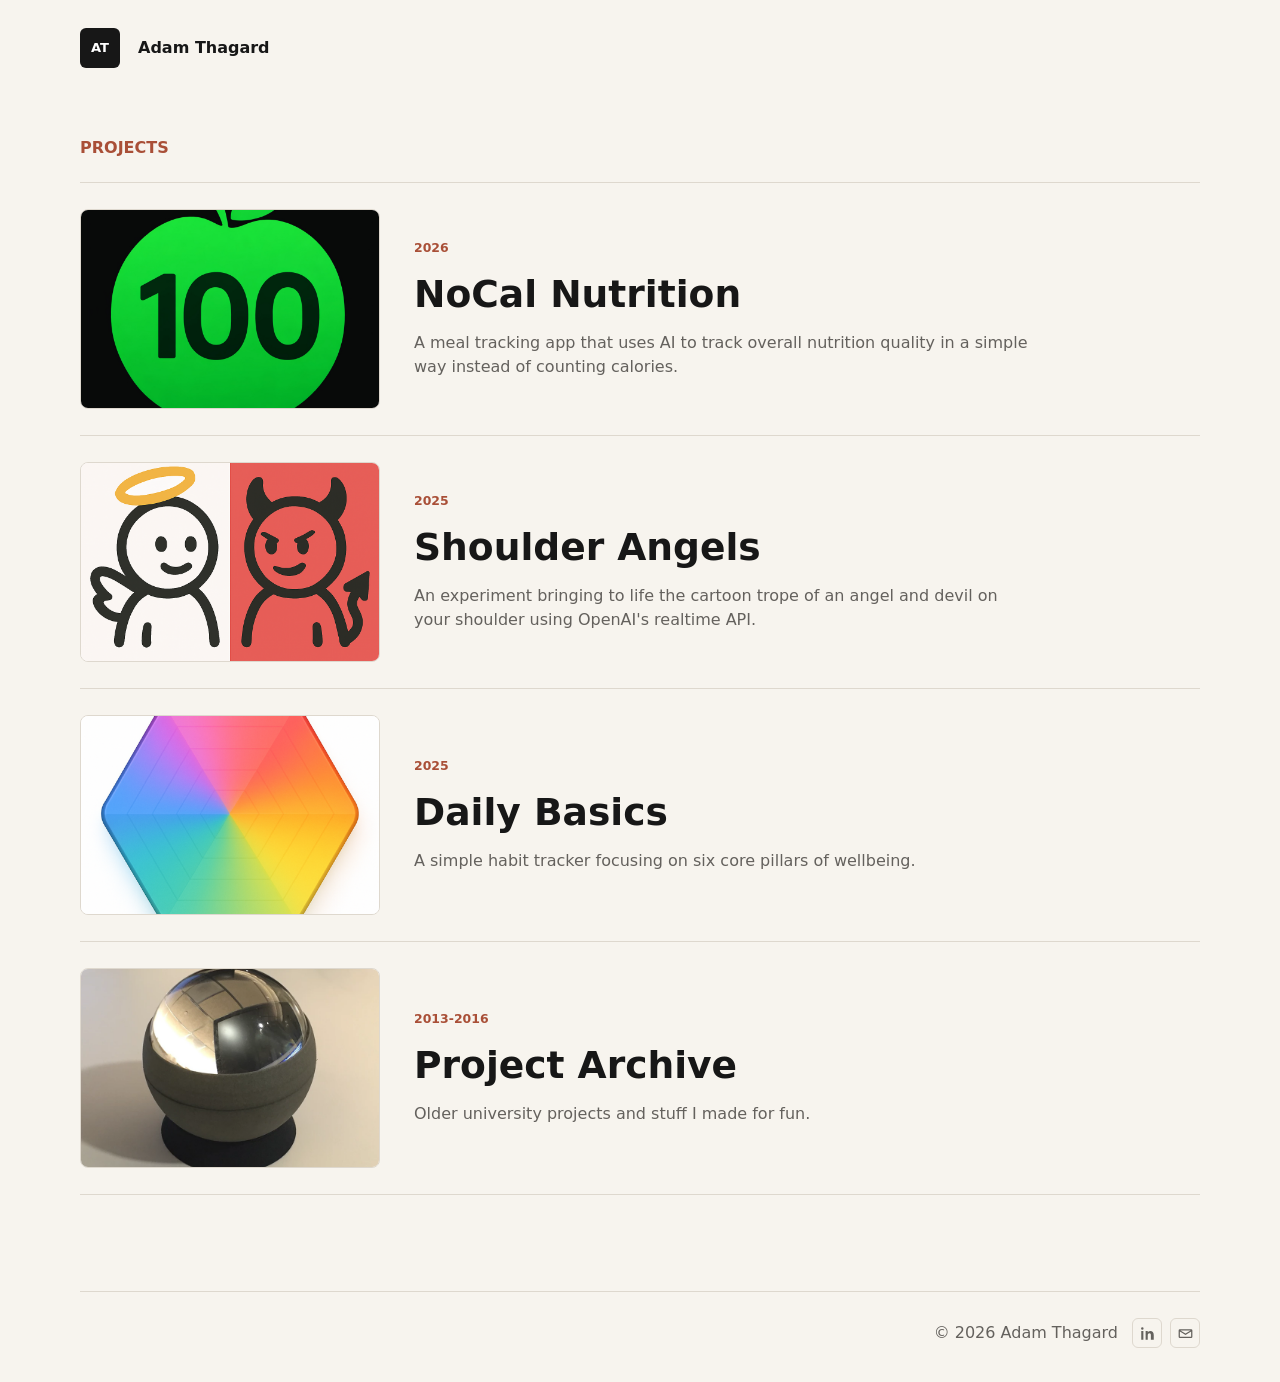
<file: index.html>
<!doctype html>
<html lang="en">
  <head>
    <meta charset="utf-8">
    <meta name="viewport" content="width=device-width, initial-scale=1">
    <title>Adam Thagard - Portfolio</title>
    <meta name="description" content="A clean personal portfolio featuring selected projects, writing, images, and embedded media.">
    <link rel="stylesheet" href="assets/styles.css">
  </head>
  <body>
    <header class="site-header">
      <a class="brand" href="index.html" aria-label="Home">
        <span class="brand-mark">AT</span>
        <span>Adam Thagard</span>
      </a>
    </header>

    <main>
      <section class="project-index" id="projects" aria-labelledby="projects-title">
        <div class="section-heading">
          <h1 class="eyebrow" id="projects-title">Projects</h1>
        </div>
        <div class="project-grid" id="project-grid" aria-live="polite"></div>
      </section>
    </main>

    <footer class="site-footer site-footer-home">
      <div class="footer-meta">
        <p>&copy; 2026 Adam Thagard</p>
        <div class="footer-socials">
          <a class="footer-icon-link" href="https://ca.linkedin.com/in/adamthagard" target="_blank" rel="noopener" aria-label="LinkedIn" title="LinkedIn">
            <svg viewBox="0 0 24 24" aria-hidden="true"><path d="M5.4 7.8H2V22h3.4V7.8ZM3.7 2A2 2 0 1 0 3.7 6a2 2 0 0 0 0-4ZM22 14.2c0-4.3-2.3-6.3-5.4-6.3-2.5 0-3.6 1.4-4.2 2.3V7.8H9V22h3.4v-7c0-1.8.4-3.6 2.7-3.6 2.3 0 2.3 2.1 2.3 3.7V22H22v-7.8Z"/></svg>
          </a>
          <a class="footer-icon-link" href="mailto:akthagard@gmail.com" aria-label="Email" title="Email">
            <svg viewBox="0 0 24 24" aria-hidden="true"><path d="M3 5h18a2 2 0 0 1 2 2v10a2 2 0 0 1-2 2H3a2 2 0 0 1-2-2V7a2 2 0 0 1 2-2Zm9 7.1L20.2 7H3.8L12 12.1Zm0 2.3L3 8.8V17h18V8.8l-9 5.6Z"/></svg>
          </a>
        </div>
      </div>
    </footer>

    <script src="assets/projects.js"></script>
    <script src="assets/main.js"></script>
  </body>
</html>
</file>
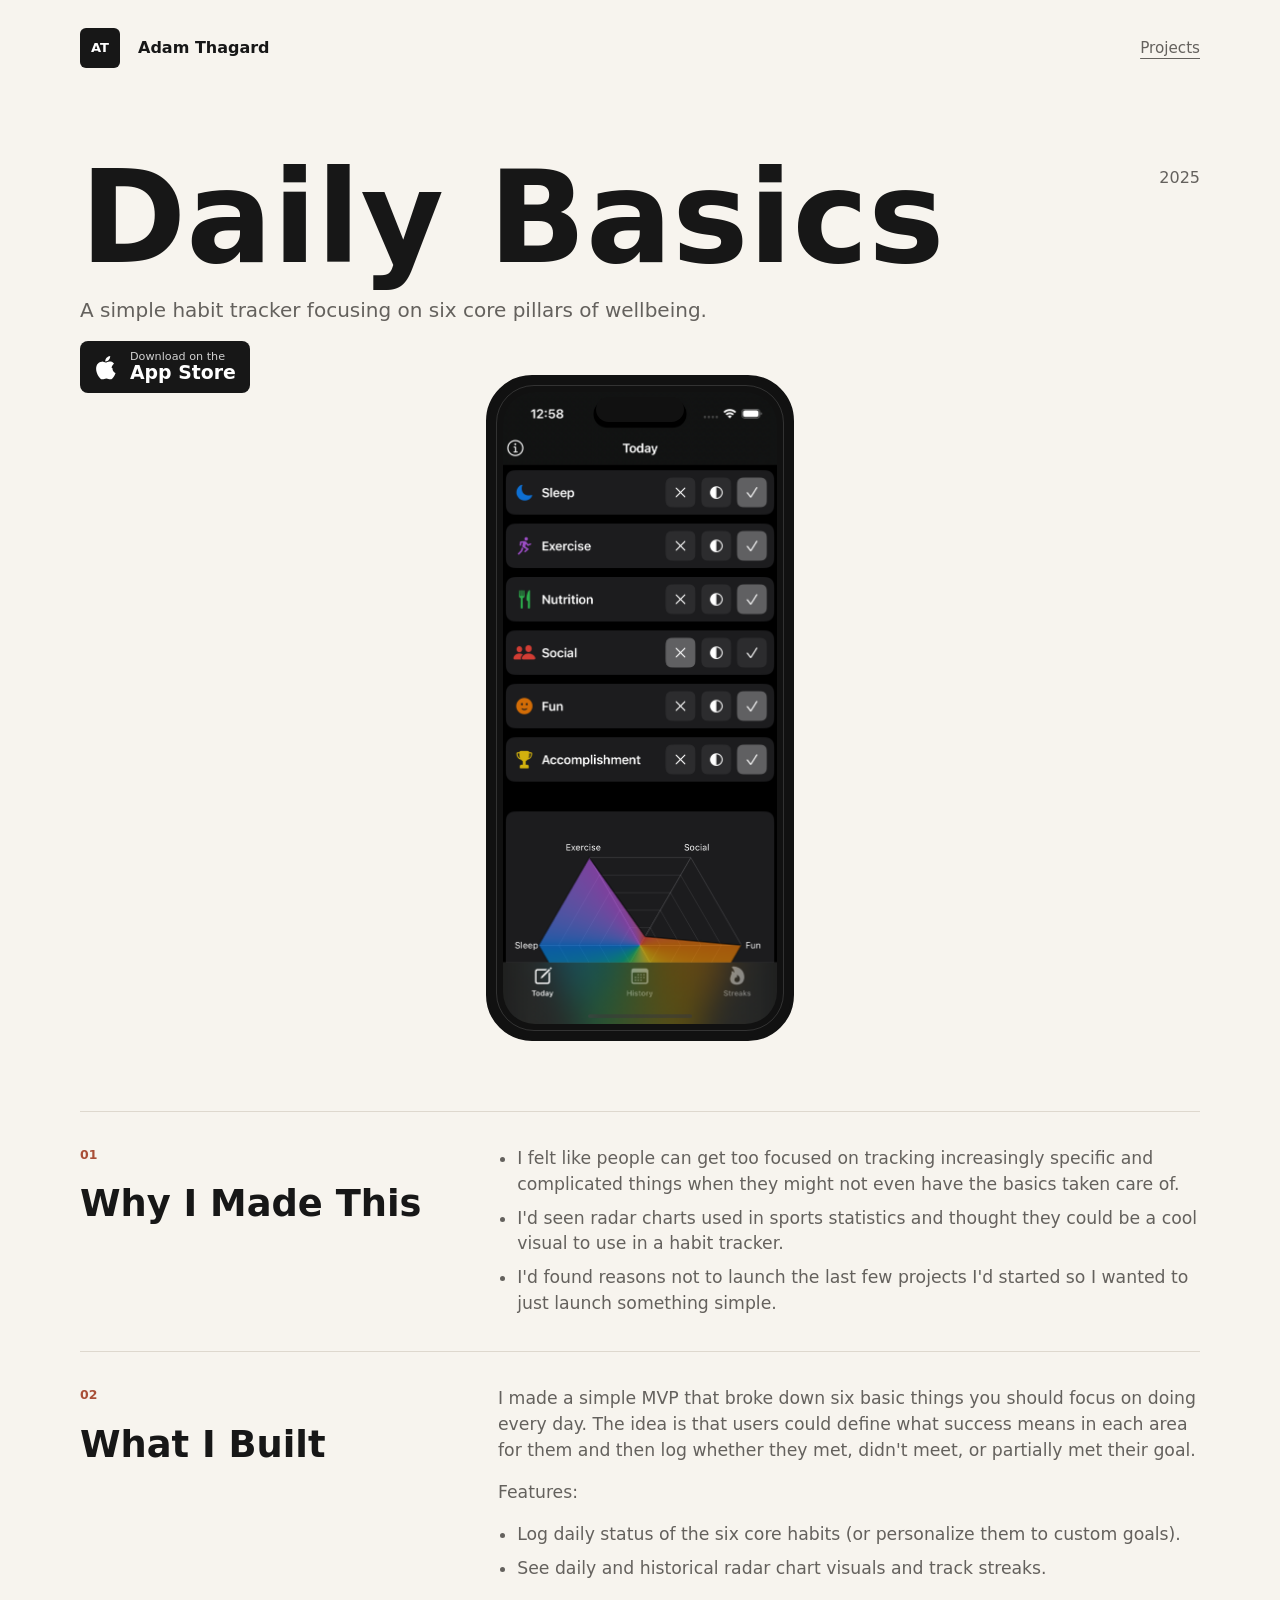
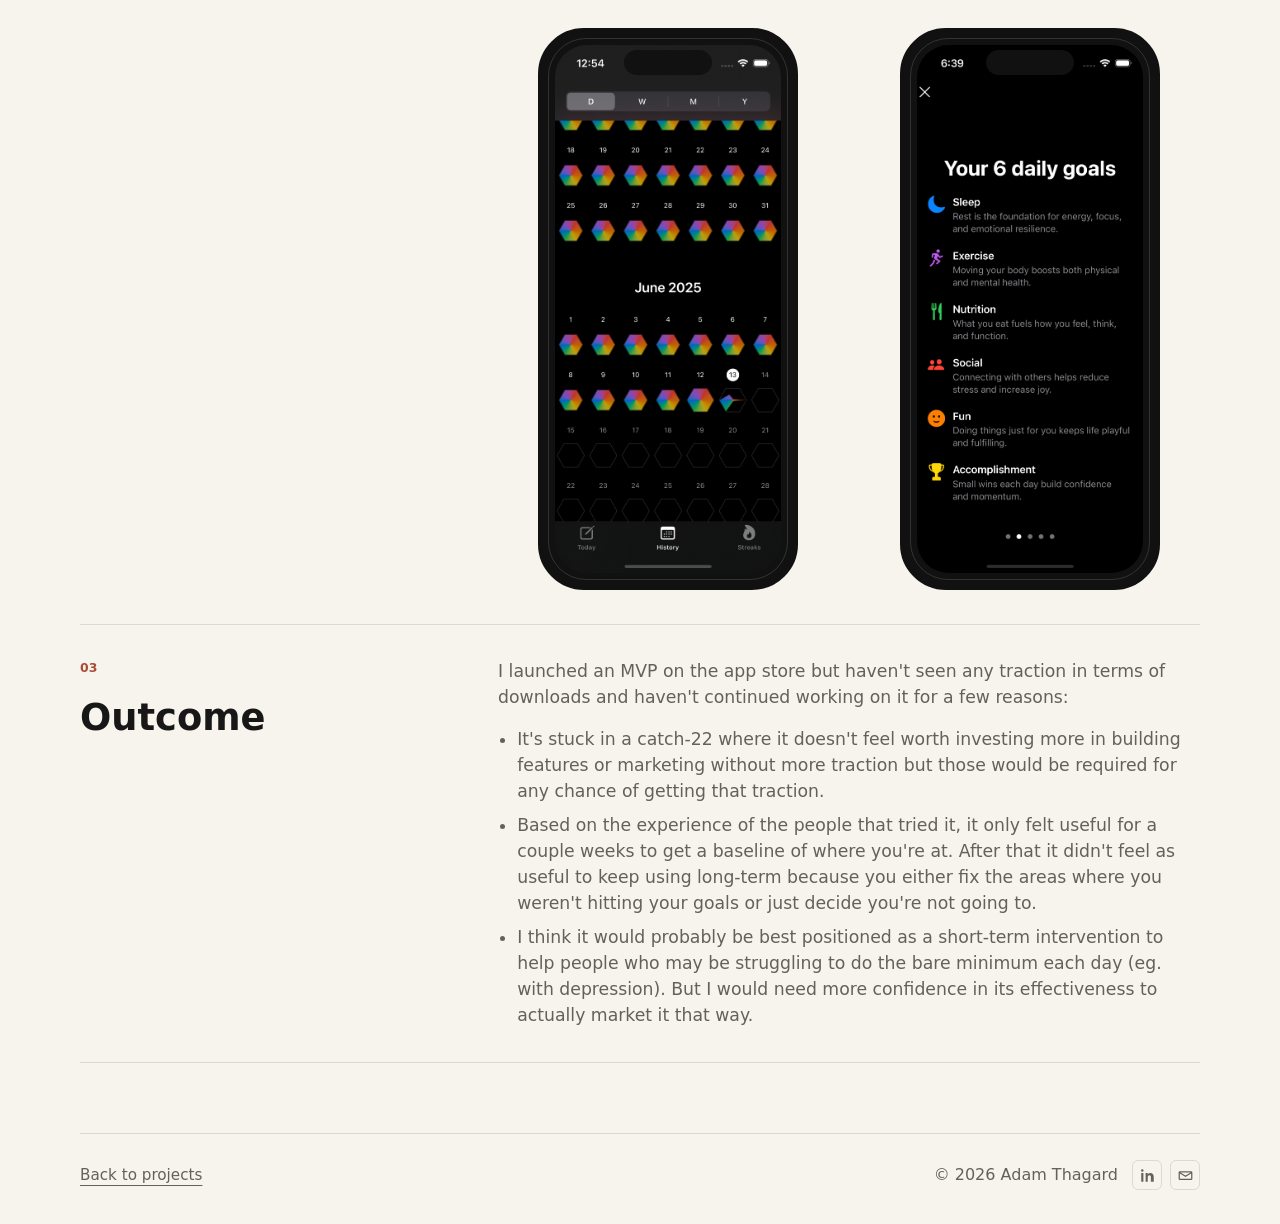
<file: projects/daily-basics.html>
<!doctype html>
<html lang="en">
  <head>
    <meta charset="utf-8">
    <meta name="viewport" content="width=device-width, initial-scale=1">
    <title>Project - Adam Thagard</title>
    <meta name="description" content="Project case study with text, inline images, and embedded media.">
    <link rel="stylesheet" href="../assets/styles.css">
  </head>
  <body>
    <header class="site-header">
      <a class="brand" href="../index.html" aria-label="Home">
        <span class="brand-mark">AT</span>
        <span>Adam Thagard</span>
      </a>
      <nav aria-label="Primary navigation">
        <a href="../index.html#projects">Projects</a>
      </nav>
    </header>

    <main id="project-detail"></main>

    <footer class="site-footer">
      <a href="../index.html#projects">Back to projects</a>
      <div class="footer-meta">
        <p>&copy; 2026 Adam Thagard</p>
        <div class="footer-socials">
          <a class="footer-icon-link" href="https://ca.linkedin.com/in/adamthagard" target="_blank" rel="noopener" aria-label="LinkedIn" title="LinkedIn"><svg viewBox="0 0 24 24" aria-hidden="true"><path d="M5.4 7.8H2V22h3.4V7.8ZM3.7 2A2 2 0 1 0 3.7 6a2 2 0 0 0 0-4ZM22 14.2c0-4.3-2.3-6.3-5.4-6.3-2.5 0-3.6 1.4-4.2 2.3V7.8H9V22h3.4v-7c0-1.8.4-3.6 2.7-3.6 2.3 0 2.3 2.1 2.3 3.7V22H22v-7.8Z"/></svg></a>
          <a class="footer-icon-link" href="mailto:akthagard@gmail.com" aria-label="Email" title="Email"><svg viewBox="0 0 24 24" aria-hidden="true"><path d="M3 5h18a2 2 0 0 1 2 2v10a2 2 0 0 1-2 2H3a2 2 0 0 1-2-2V7a2 2 0 0 1 2-2Zm9 7.1L20.2 7H3.8L12 12.1Zm0 2.3L3 8.8V17h18V8.8l-9 5.6Z"/></svg></a>
        </div>
      </div>
    </footer>

    <script>window.projectSlug = "daily-basics";</script>
    <script src="../assets/projects.js"></script>
    <script src="../assets/main.js"></script>
  </body>
</html>
</file>
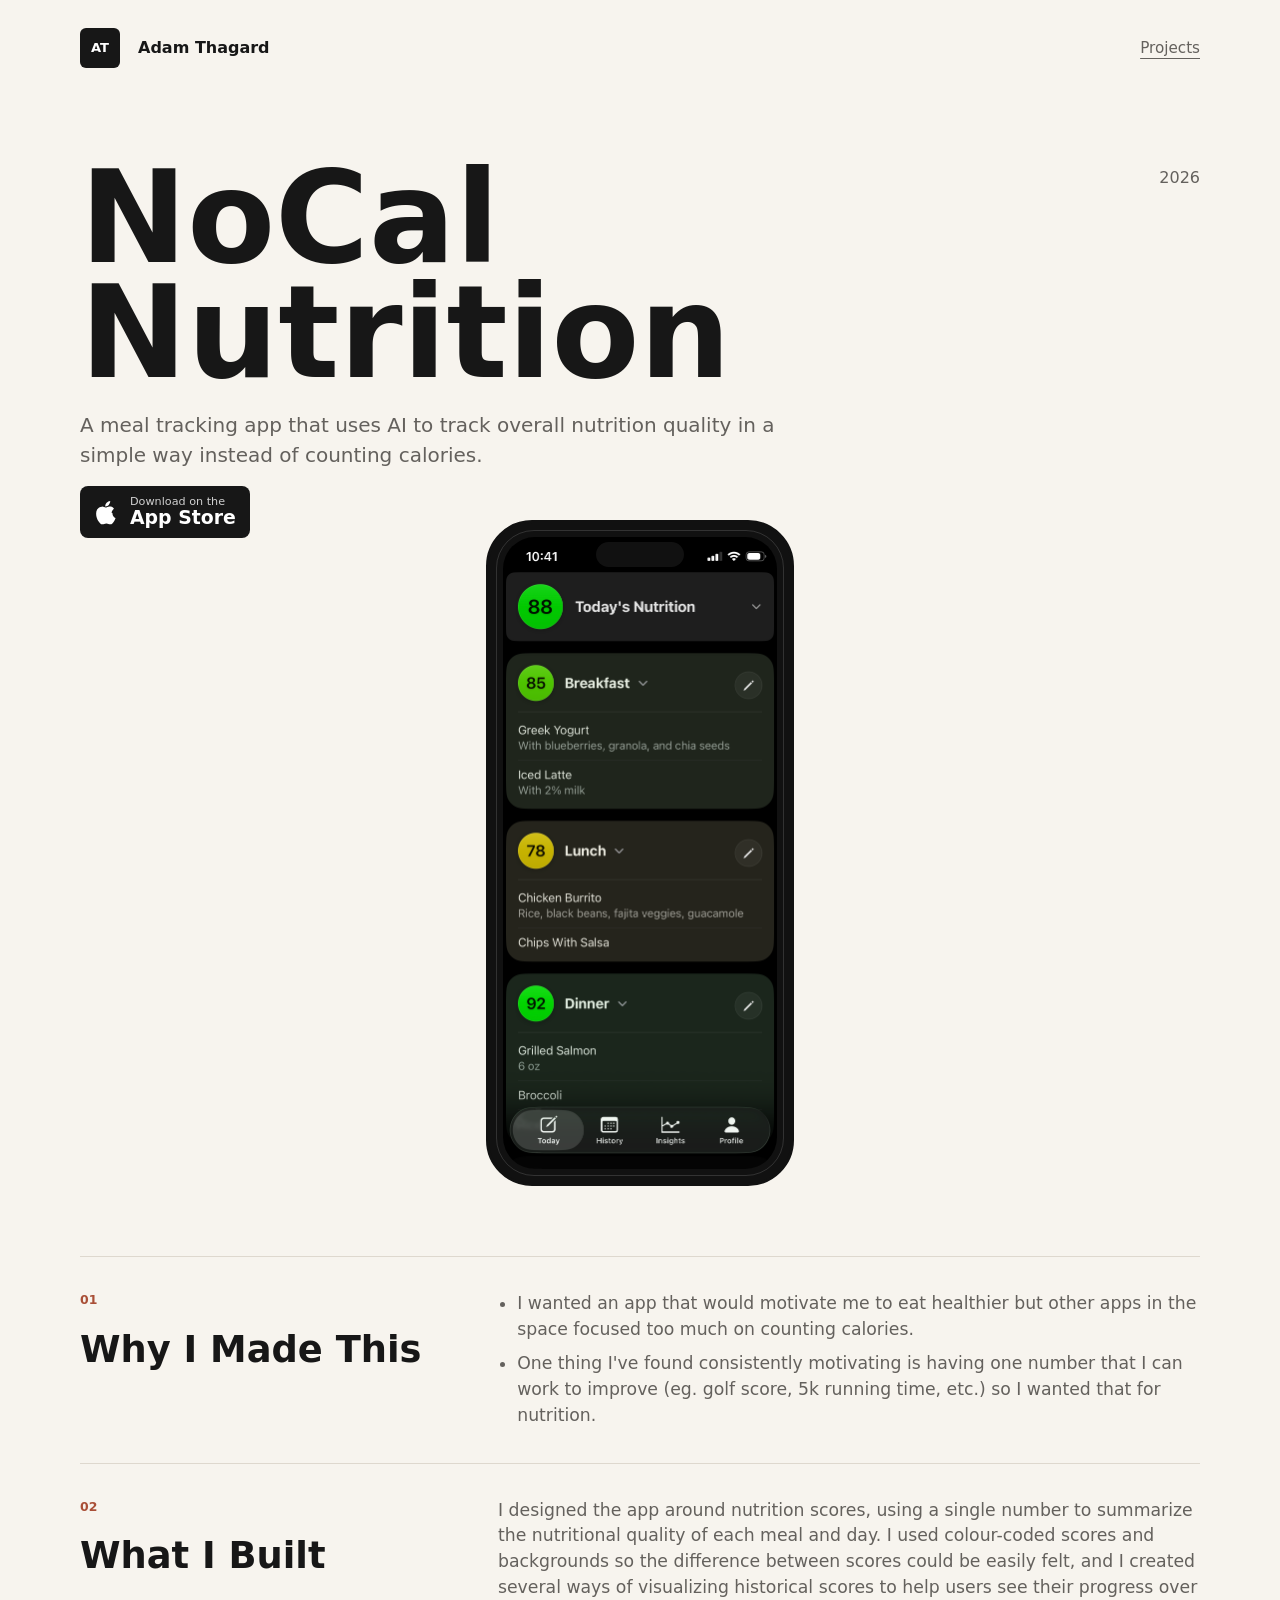
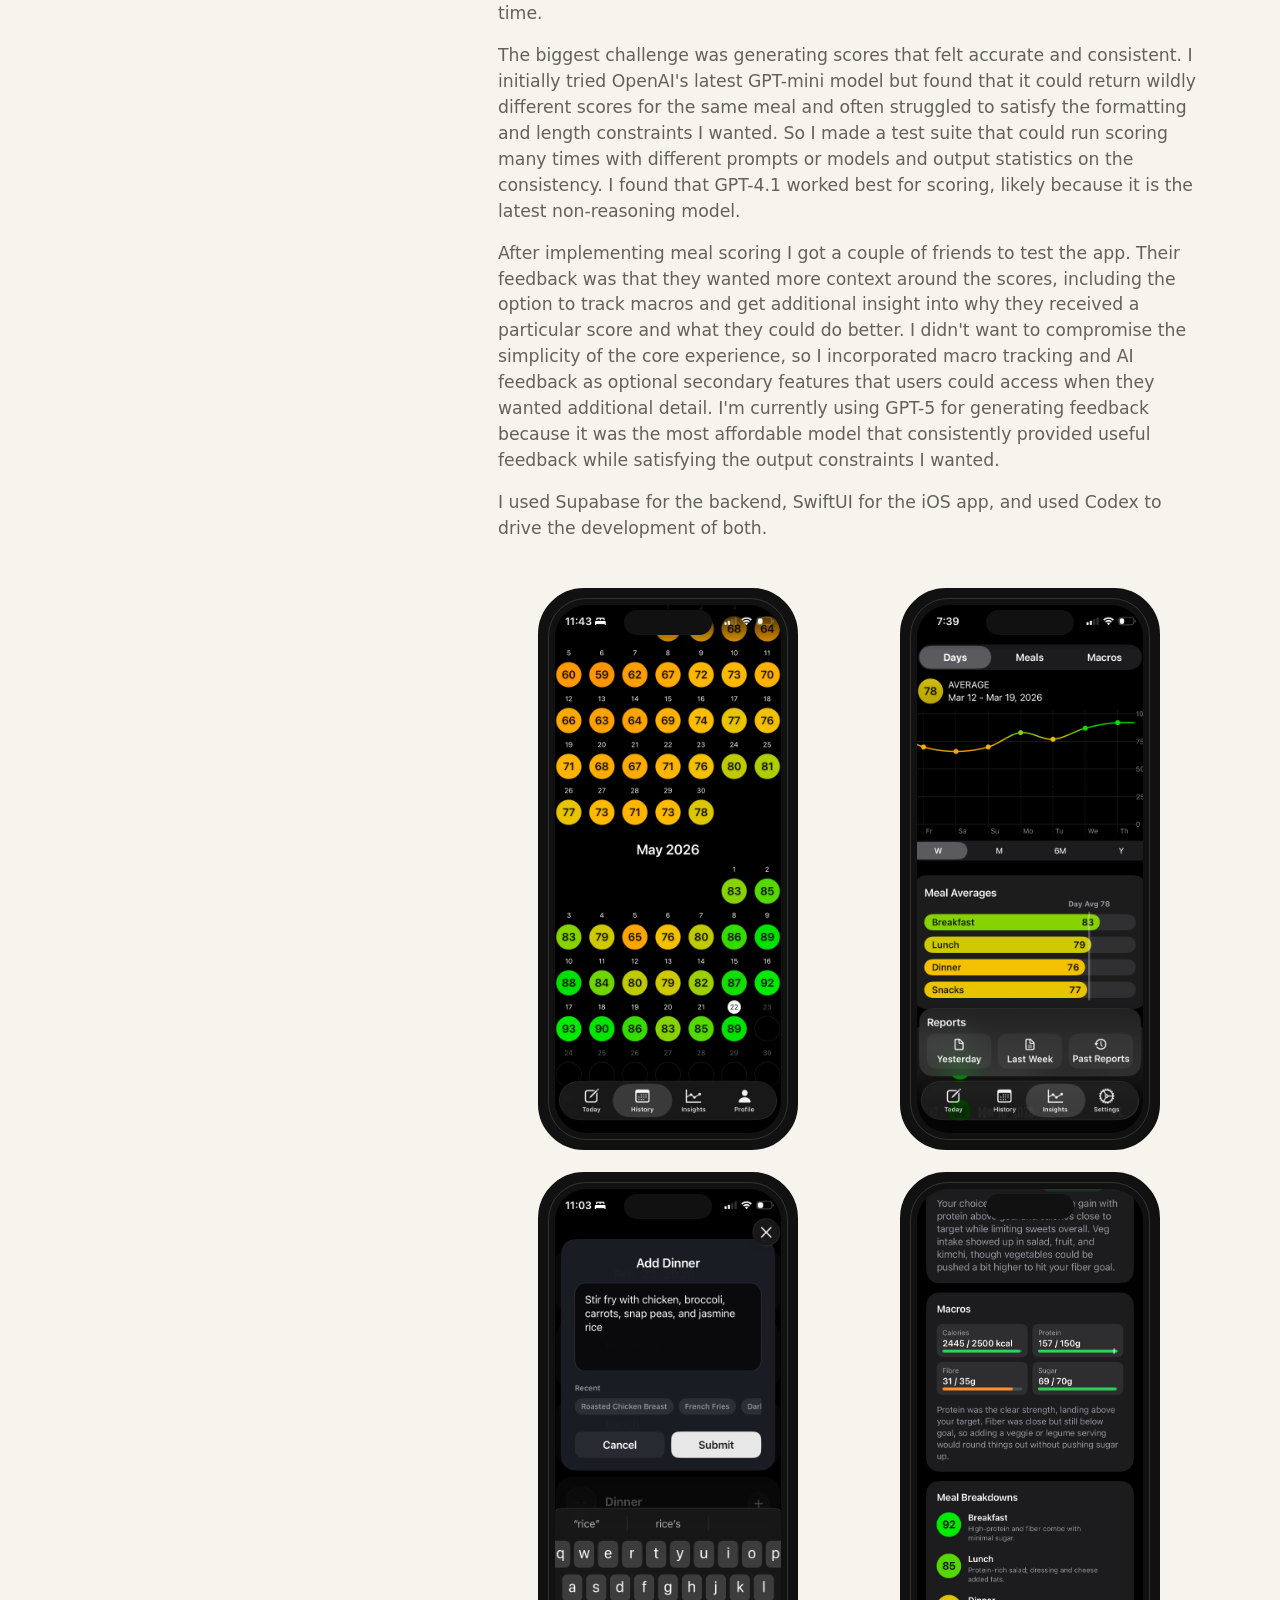
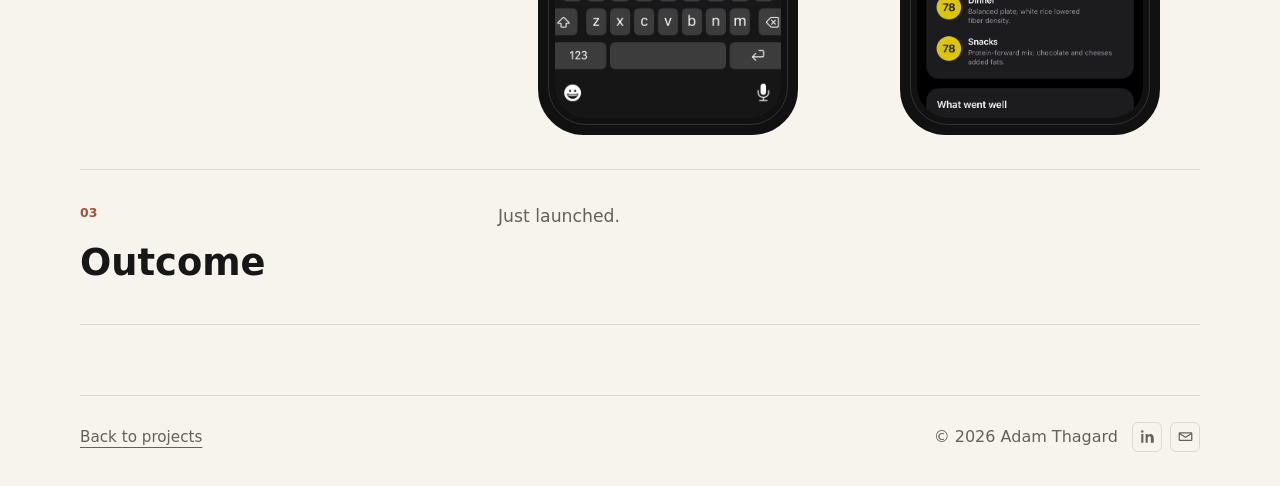
<file: projects/nocal-nutrition.html>
<!doctype html>
<html lang="en">
  <head>
    <meta charset="utf-8">
    <meta name="viewport" content="width=device-width, initial-scale=1">
    <title>Project - Adam Thagard</title>
    <meta name="description" content="Project case study with text, inline images, and embedded media.">
    <link rel="stylesheet" href="../assets/styles.css">
  </head>
  <body>
    <header class="site-header">
      <a class="brand" href="../index.html" aria-label="Home">
        <span class="brand-mark">AT</span>
        <span>Adam Thagard</span>
      </a>
      <nav aria-label="Primary navigation">
        <a href="../index.html#projects">Projects</a>
      </nav>
    </header>

    <main id="project-detail"></main>

    <footer class="site-footer">
      <a href="../index.html#projects">Back to projects</a>
      <div class="footer-meta">
        <p>&copy; 2026 Adam Thagard</p>
        <div class="footer-socials">
          <a class="footer-icon-link" href="https://ca.linkedin.com/in/adamthagard" target="_blank" rel="noopener" aria-label="LinkedIn" title="LinkedIn"><svg viewBox="0 0 24 24" aria-hidden="true"><path d="M5.4 7.8H2V22h3.4V7.8ZM3.7 2A2 2 0 1 0 3.7 6a2 2 0 0 0 0-4ZM22 14.2c0-4.3-2.3-6.3-5.4-6.3-2.5 0-3.6 1.4-4.2 2.3V7.8H9V22h3.4v-7c0-1.8.4-3.6 2.7-3.6 2.3 0 2.3 2.1 2.3 3.7V22H22v-7.8Z"/></svg></a>
          <a class="footer-icon-link" href="mailto:akthagard@gmail.com" aria-label="Email" title="Email"><svg viewBox="0 0 24 24" aria-hidden="true"><path d="M3 5h18a2 2 0 0 1 2 2v10a2 2 0 0 1-2 2H3a2 2 0 0 1-2-2V7a2 2 0 0 1 2-2Zm9 7.1L20.2 7H3.8L12 12.1Zm0 2.3L3 8.8V17h18V8.8l-9 5.6Z"/></svg></a>
        </div>
      </div>
    </footer>

    <script>window.projectSlug = "nocal-nutrition";</script>
    <script src="../assets/projects.js"></script>
    <script src="../assets/main.js"></script>
  </body>
</html>
</file>
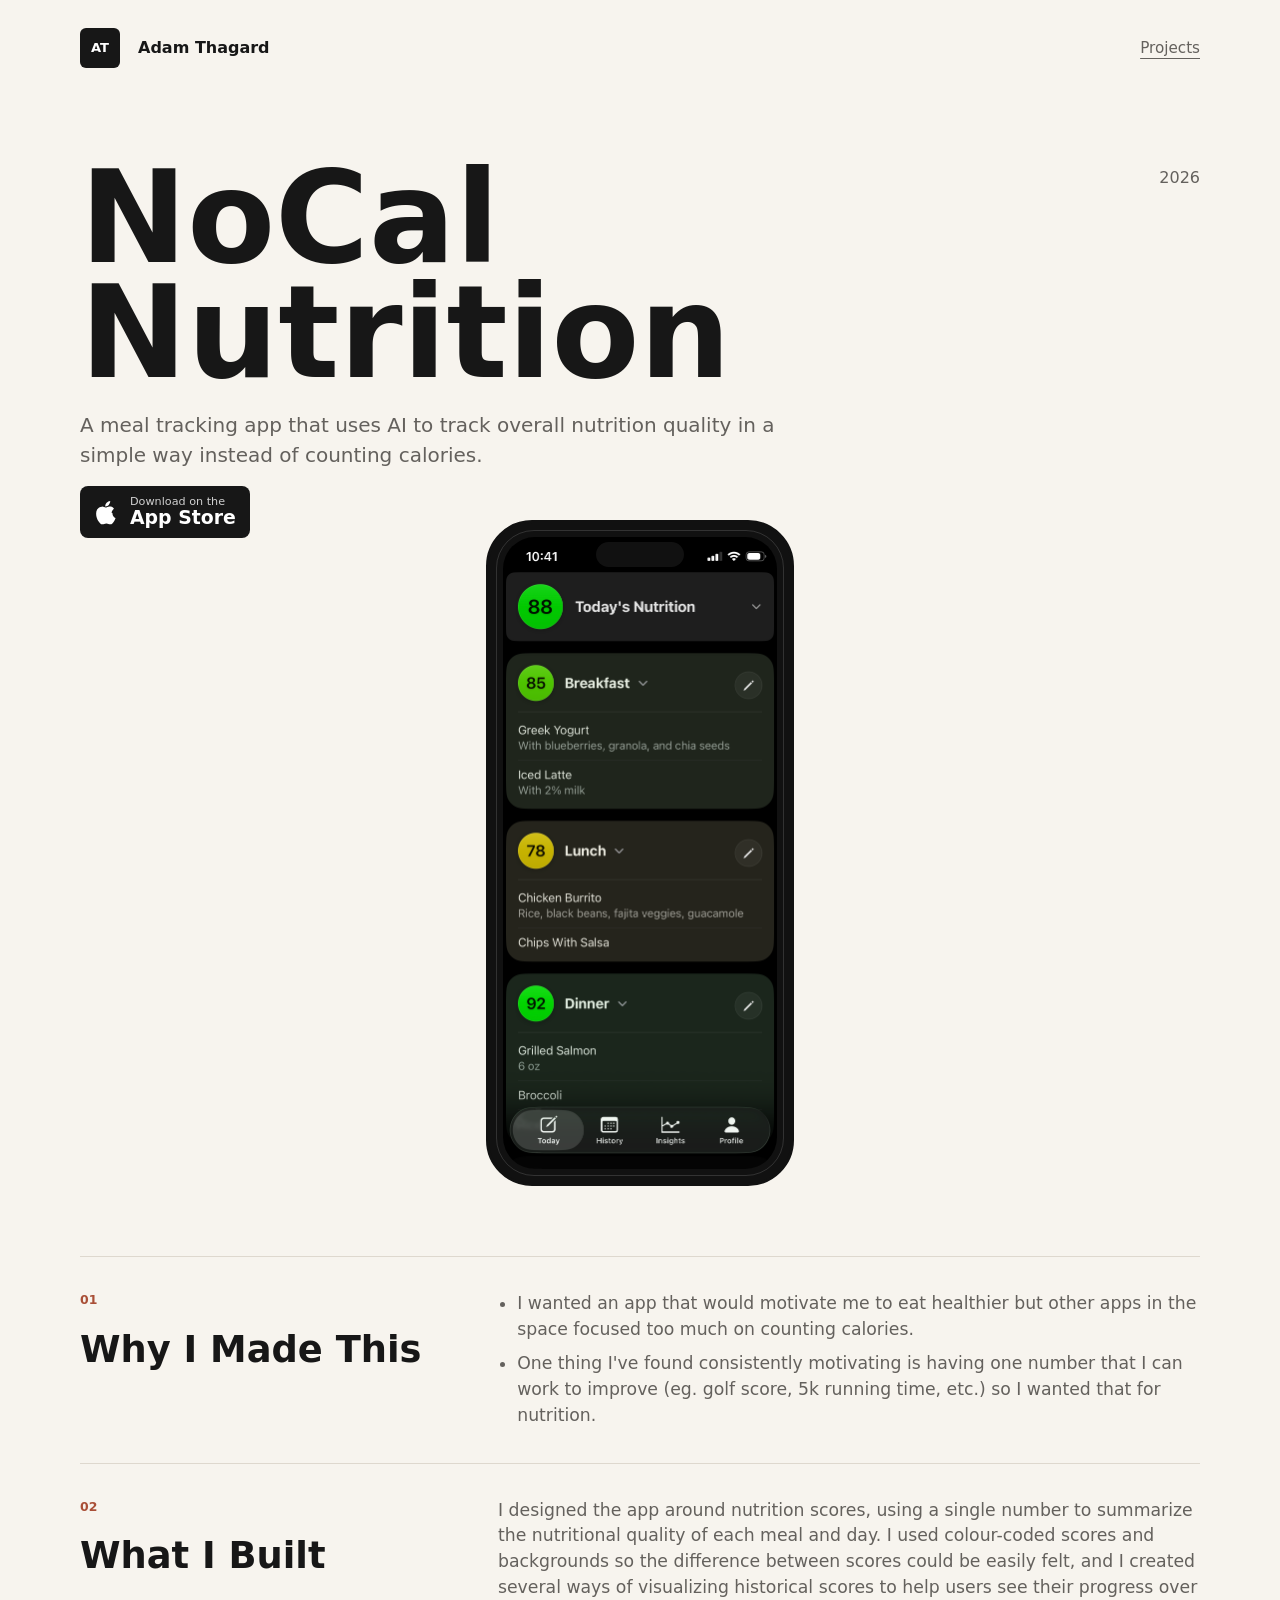
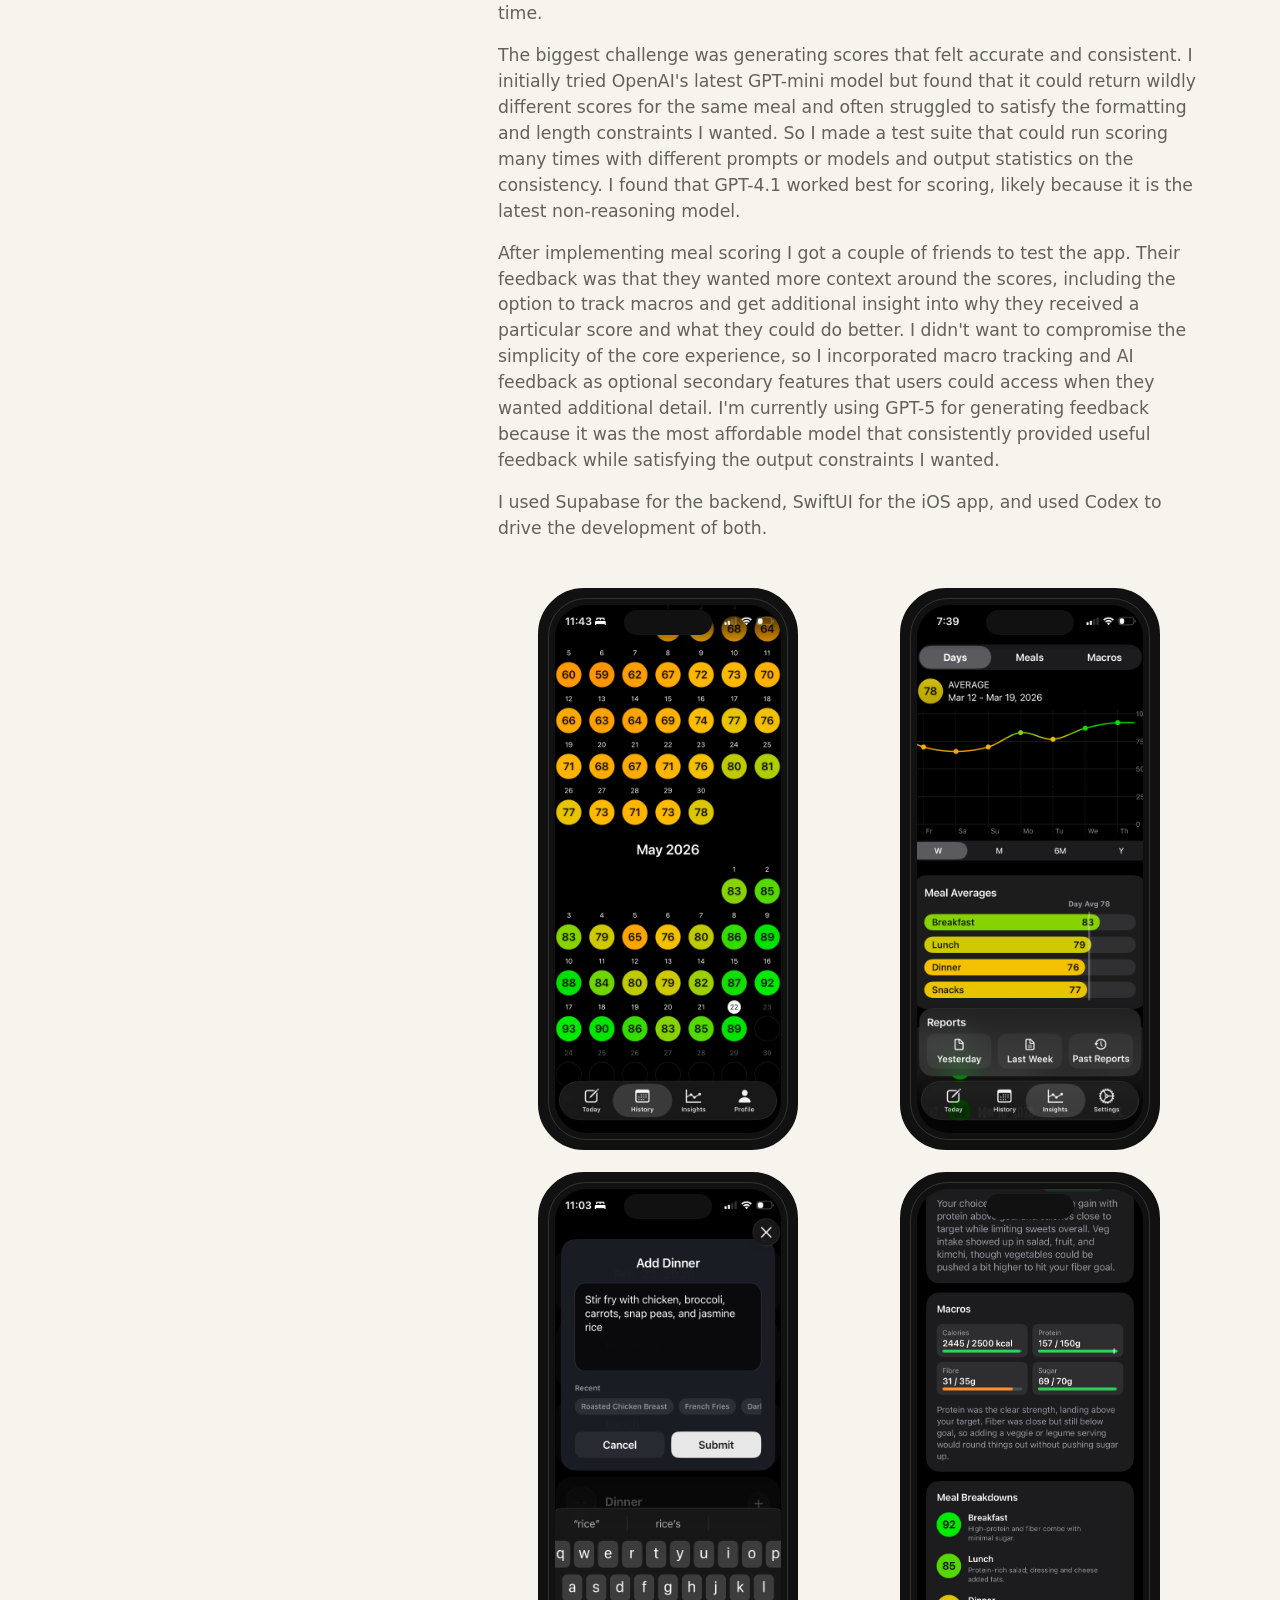
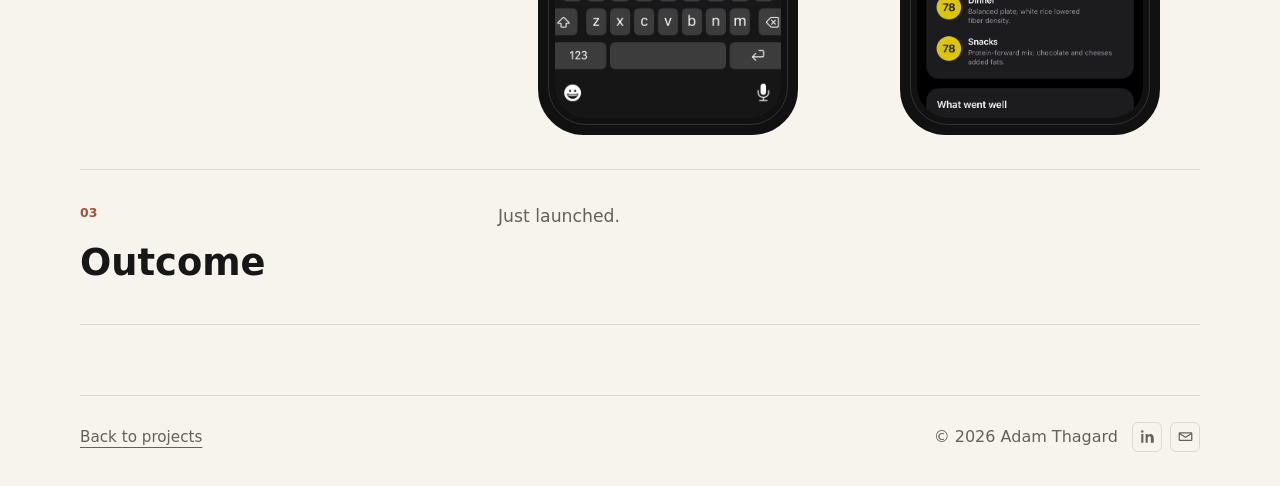
<file: projects/project.html>
<!doctype html>
<html lang="en">
  <head>
    <meta charset="utf-8">
    <meta name="viewport" content="width=device-width, initial-scale=1">
    <title>Project - Adam Thagard</title>
    <meta name="description" content="Project case study with text, inline images, and embedded media.">
    <link rel="stylesheet" href="../assets/styles.css">
  </head>
  <body>
    <header class="site-header">
      <a class="brand" href="../index.html" aria-label="Home">
        <span class="brand-mark">AT</span>
        <span>Adam Thagard</span>
      </a>
      <nav aria-label="Primary navigation">
        <a href="../index.html#projects">Projects</a>
      </nav>
    </header>

    <main id="project-detail"></main>

    <footer class="site-footer">
      <a href="../index.html#projects">Back to projects</a>
      <div class="footer-meta">
        <p>&copy; 2026 Adam Thagard</p>
        <div class="footer-socials">
          <a class="footer-icon-link" href="https://ca.linkedin.com/in/adamthagard" target="_blank" rel="noopener" aria-label="LinkedIn" title="LinkedIn"><svg viewBox="0 0 24 24" aria-hidden="true"><path d="M5.4 7.8H2V22h3.4V7.8ZM3.7 2A2 2 0 1 0 3.7 6a2 2 0 0 0 0-4ZM22 14.2c0-4.3-2.3-6.3-5.4-6.3-2.5 0-3.6 1.4-4.2 2.3V7.8H9V22h3.4v-7c0-1.8.4-3.6 2.7-3.6 2.3 0 2.3 2.1 2.3 3.7V22H22v-7.8Z"/></svg></a>
          <a class="footer-icon-link" href="mailto:akthagard@gmail.com" aria-label="Email" title="Email"><svg viewBox="0 0 24 24" aria-hidden="true"><path d="M3 5h18a2 2 0 0 1 2 2v10a2 2 0 0 1-2 2H3a2 2 0 0 1-2-2V7a2 2 0 0 1 2-2Zm9 7.1L20.2 7H3.8L12 12.1Zm0 2.3L3 8.8V17h18V8.8l-9 5.6Z"/></svg></a>
        </div>
      </div>
    </footer>

    <script src="../assets/projects.js"></script>
    <script src="../assets/main.js"></script>
  </body>
</html>
</file>
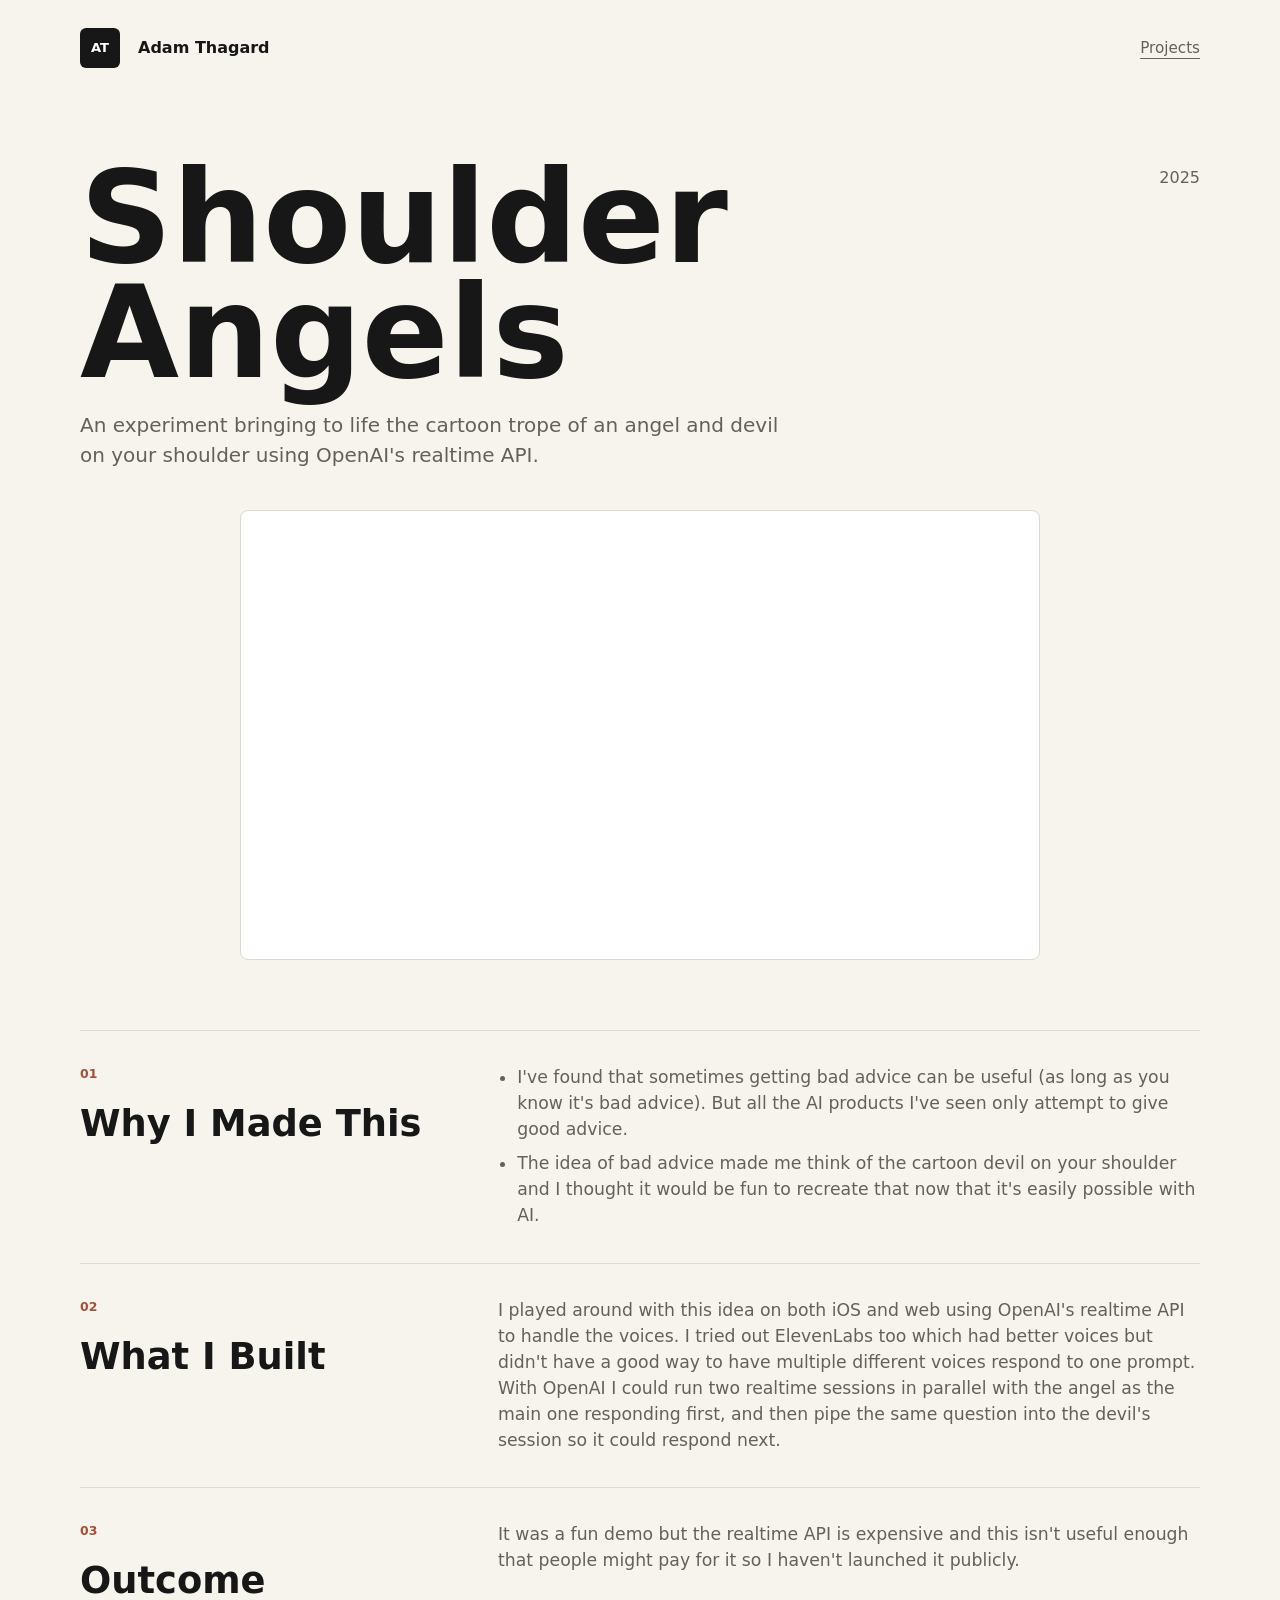
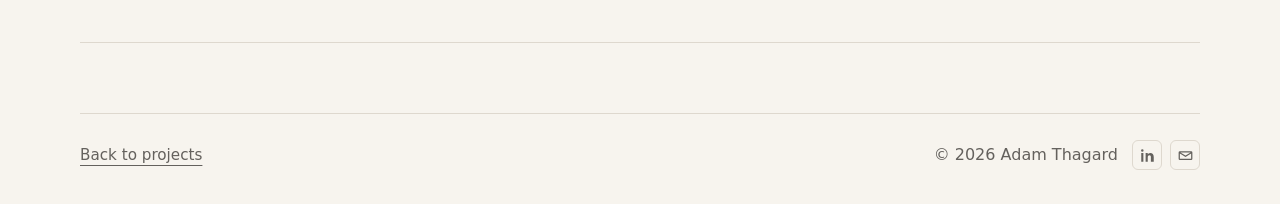
<file: projects/shoulder-angels.html>
<!doctype html>
<html lang="en">
  <head>
    <meta charset="utf-8">
    <meta name="viewport" content="width=device-width, initial-scale=1">
    <title>Project - Adam Thagard</title>
    <meta name="description" content="Project case study with text, inline images, and embedded media.">
    <link rel="stylesheet" href="../assets/styles.css">
  </head>
  <body>
    <header class="site-header">
      <a class="brand" href="../index.html" aria-label="Home">
        <span class="brand-mark">AT</span>
        <span>Adam Thagard</span>
      </a>
      <nav aria-label="Primary navigation">
        <a href="../index.html#projects">Projects</a>
      </nav>
    </header>

    <main id="project-detail"></main>

    <footer class="site-footer">
      <a href="../index.html#projects">Back to projects</a>
      <div class="footer-meta">
        <p>&copy; 2026 Adam Thagard</p>
        <div class="footer-socials">
          <a class="footer-icon-link" href="https://ca.linkedin.com/in/adamthagard" target="_blank" rel="noopener" aria-label="LinkedIn" title="LinkedIn"><svg viewBox="0 0 24 24" aria-hidden="true"><path d="M5.4 7.8H2V22h3.4V7.8ZM3.7 2A2 2 0 1 0 3.7 6a2 2 0 0 0 0-4ZM22 14.2c0-4.3-2.3-6.3-5.4-6.3-2.5 0-3.6 1.4-4.2 2.3V7.8H9V22h3.4v-7c0-1.8.4-3.6 2.7-3.6 2.3 0 2.3 2.1 2.3 3.7V22H22v-7.8Z"/></svg></a>
          <a class="footer-icon-link" href="mailto:akthagard@gmail.com" aria-label="Email" title="Email"><svg viewBox="0 0 24 24" aria-hidden="true"><path d="M3 5h18a2 2 0 0 1 2 2v10a2 2 0 0 1-2 2H3a2 2 0 0 1-2-2V7a2 2 0 0 1 2-2Zm9 7.1L20.2 7H3.8L12 12.1Zm0 2.3L3 8.8V17h18V8.8l-9 5.6Z"/></svg></a>
        </div>
      </div>
    </footer>

    <script>window.projectSlug = "shoulder-angels";</script>
    <script src="../assets/projects.js"></script>
    <script src="../assets/main.js"></script>
  </body>
</html>
</file>
<file: assets/styles.css>
:root {
  color-scheme: light;
  --bg: #f7f4ee;
  --surface: #ffffff;
  --ink: #171717;
  --muted: #64615d;
  --line: #ded8ce;
  --accent: #3d6f66;
  --accent-2: #a94f37;
  --max: 1120px;
}

* {
  box-sizing: border-box;
}

html {
  scroll-behavior: smooth;
}

body {
  margin: 0;
  background: var(--bg);
  color: var(--ink);
  font-family: Inter, ui-sans-serif, system-ui, -apple-system, BlinkMacSystemFont, "Segoe UI", sans-serif;
  line-height: 1.5;
}

img {
  display: block;
  width: 100%;
  height: auto;
}

a {
  color: inherit;
  text-decoration: none;
}

.site-header,
.site-footer {
  width: min(var(--max), calc(100% - 40px));
  margin: 0 auto;
}

.site-header {
  display: flex;
  align-items: center;
  justify-content: space-between;
  gap: 24px;
  padding: 28px 0;
}

.brand,
.site-header nav,
.site-footer {
  display: flex;
  align-items: center;
  gap: 18px;
}

.brand {
  font-weight: 700;
}

.brand-mark {
  display: grid;
  place-items: center;
  width: 40px;
  aspect-ratio: 1;
  background: var(--ink);
  color: var(--surface);
  border-radius: 6px;
  font-size: 0.82rem;
  letter-spacing: 0;
}

.site-header nav a,
.site-footer a,
.text-link {
  color: var(--muted);
  font-size: 0.95rem;
  text-decoration: underline;
  text-decoration-thickness: 1px;
  text-underline-offset: 5px;
}

.project-index,
.case-study,
.not-found {
  width: min(var(--max), calc(100% - 40px));
  margin: 0 auto;
}

.eyebrow,
.project-card-meta,
.section-number {
  margin: 0 0 12px;
  color: var(--accent-2);
  font-size: 0.78rem;
  font-weight: 700;
  letter-spacing: 0;
  text-transform: uppercase;
}

h1,
h2,
p {
  margin-top: 0;
}

.section-heading {
  display: flex;
  align-items: end;
  justify-content: space-between;
  gap: 24px;
  padding: 40px 0 22px;
  border-bottom: 1px solid var(--line);
}

.section-heading h1,
.section-heading h2 {
  margin: 0;
  font-size: clamp(1.8rem, 4vw, 3rem);
}

.section-heading h1.eyebrow {
  font-size: 1rem;
}

.project-grid {
  display: grid;
  gap: 0;
  padding: 0 0 96px;
}

.project-card {
  display: grid;
  grid-template-columns: minmax(220px, 300px) minmax(0, 1fr);
  align-items: center;
  gap: 34px;
  padding: 26px 0;
  border-bottom: 1px solid var(--line);
}

.project-thumb,
.hero-media,
.inline-gallery figure {
  overflow: hidden;
  border: 1px solid var(--line);
  border-radius: 8px;
  background: var(--surface);
}

.project-thumb {
  position: relative;
  display: block;
  aspect-ratio: 3 / 2;
}

.project-thumb img {
  position: absolute;
  inset: -4px;
  width: calc(100% + 8px);
  height: calc(100% + 8px);
  aspect-ratio: 3 / 2;
  object-fit: cover;
  transition: opacity 180ms ease, transform 180ms ease, filter 180ms ease;
}

.project-thumb-hover {
  opacity: 0;
}

.project-card:hover .project-thumb img {
  filter: saturate(1.08);
}

.project-card:hover .project-thumb-default {
  opacity: 0;
}

.project-card:hover .project-thumb-hover {
  opacity: 1;
}

.project-card-body {
  display: grid;
  gap: 8px;
}

.project-card-meta {
  margin: 0;
}

.project-card-title {
  font-size: clamp(1.45rem, 3vw, 2.35rem);
  font-weight: 750;
}

.project-card-summary {
  max-width: 620px;
  color: var(--muted);
}

.case-hero {
  padding: 64px 0 40px;
}

.case-title-row {
  display: flex;
  align-items: flex-start;
  justify-content: space-between;
  gap: 24px;
  margin-bottom: 20px;
}

.case-title-row h1 {
  flex: 1 1 auto;
  max-width: 980px;
  margin-bottom: 0;
  font-size: clamp(3.2rem, 10vw, 8.2rem);
  line-height: 0.9;
  letter-spacing: 0;
}

.case-title-row > span {
  flex: 0 0 auto;
  padding-top: 0.35em;
  color: var(--muted);
}

.case-description {
  display: grid;
  justify-items: start;
  gap: 16px;
  max-width: 700px;
}

.case-description > p {
  margin: 0;
  max-width: 700px;
  color: var(--muted);
  font-size: 1.25rem;
}

.app-store-button {
  display: inline-flex;
  align-items: center;
  gap: 10px;
  width: fit-content;
  padding: 10px 14px 10px 12px;
  border-radius: 8px;
  background: var(--ink);
  color: var(--surface);
  transition: transform 180ms ease, background 180ms ease;
}

.app-store-button:hover {
  background: var(--accent);
  transform: translateY(-2px);
}

.app-store-icon {
  display: grid;
  place-items: center;
  width: 28px;
  aspect-ratio: 1;
}

.app-store-icon svg {
  width: 100%;
  height: 100%;
  fill: currentColor;
}

.app-store-kicker,
.app-store-label {
  display: block;
  line-height: 1.05;
}

.app-store-kicker {
  font-size: 0.7rem;
  opacity: 0.8;
}

.app-store-label {
  font-size: 1.18rem;
  font-weight: 750;
}

.hero-video {
  width: min(100%, 800px);
  margin: 0 auto;
}

.image-media {
  margin: 0;
}

.image-media-iphone {
  display: grid;
  place-items: center;
}

.image-media-iphone.hero-media {
  border: 0;
  background: transparent;
}

@media (min-width: 821px) {
  .image-media-iphone.hero-media {
    margin-top: -58px;
  }
}

.iphone-frame {
  position: relative;
  width: min(330px, 72vw, calc(74vh * 390 / 844));
  max-height: 74vh;
  aspect-ratio: 390 / 844;
  padding: 14px;
  border: 3px solid #111111;
  border-radius: 46px;
  background: #111111;
}

.iphone-frame::before {
  position: absolute;
  inset: 7px;
  content: "";
  pointer-events: none;
  border: 1px solid rgba(255, 255, 255, 0.14);
  border-radius: 38px;
  z-index: 2;
}

.iphone-speaker {
  position: absolute;
  top: 19px;
  left: 50%;
  width: 88px;
  height: 25px;
  border-radius: 999px;
  background: #111111;
  transform: translateX(-50%);
  z-index: 3;
}

.iphone-frame img {
  width: 100%;
  height: 100%;
  border-radius: 32px;
  object-fit: cover;
}

.case-content {
  display: grid;
  gap: 0;
  margin: 70px 0;
  border-top: 1px solid var(--line);
}

.case-section {
  display: grid;
  grid-template-columns: minmax(180px, 0.7fr) minmax(0, 1.3fr);
  gap: 40px;
  padding: 34px 0;
  border-bottom: 1px solid var(--line);
}

.case-section h2 {
  margin-bottom: 0;
  font-size: clamp(1.5rem, 3vw, 2.3rem);
}

.case-section-body {
  display: grid;
  gap: 16px;
}

.case-section-body p,
.case-section-body ul {
  margin: 0;
  color: var(--muted);
  font-size: 1.08rem;
}

.case-section-body ul {
  padding-left: 1.2rem;
}

.case-section-body li + li {
  margin-top: 8px;
}

.section-media {
  display: grid;
  gap: 22px;
  margin-top: 30px;
}

.inline-gallery {
  display: grid;
  grid-template-columns: repeat(2, minmax(0, 1fr));
  gap: 22px;
}

.inline-gallery figure {
  margin: 0;
}

.inline-media.image-media-iphone {
  align-self: start;
  border: 0;
  background: transparent;
}

.inline-media .iphone-frame {
  width: min(260px, 100%);
  max-height: none;
}

.embedded-frame iframe,
.embedded-frame video {
  display: block;
  width: 100%;
  aspect-ratio: 16 / 9;
  overflow: hidden;
  border: 1px solid var(--line);
  border-radius: 8px;
  background: var(--surface);
}

.youtube-fallback {
  position: relative;
  display: block;
  overflow: hidden;
  aspect-ratio: 16 / 9;
  border: 1px solid var(--line);
  border-radius: 8px;
  background: #171717;
  color: #ffffff;
}

.youtube-fallback img {
  width: 100%;
  height: 100%;
  object-fit: cover;
  opacity: 0.72;
}

.youtube-play {
  position: absolute;
  top: 50%;
  left: 50%;
  width: 64px;
  aspect-ratio: 1;
  border-radius: 50%;
  background: rgba(0, 0, 0, 0.82);
  transform: translate(-50%, -50%);
}

.youtube-play::after {
  position: absolute;
  top: 50%;
  left: 52%;
  content: "";
  border-top: 9px solid transparent;
  border-bottom: 9px solid transparent;
  border-left: 15px solid #ffffff;
  transform: translate(-50%, -50%);
}

.youtube-label {
  position: absolute;
  right: 16px;
  bottom: 14px;
  left: 16px;
  font-weight: 700;
  text-align: center;
}

.site-footer {
  justify-content: space-between;
  padding: 26px 0 34px;
  border-top: 1px solid var(--line);
  color: var(--muted);
}

.site-footer p {
  margin: 0;
}

.footer-meta,
.footer-socials {
  display: flex;
  align-items: center;
}

.footer-meta {
  gap: 14px;
}

.footer-socials {
  gap: 8px;
}

.site-footer .footer-icon-link {
  display: grid;
  place-items: center;
  width: 30px;
  aspect-ratio: 1;
  border: 1px solid var(--line);
  border-radius: 6px;
  color: var(--muted);
  text-decoration: none;
  transition: color 160ms ease, border-color 160ms ease, background 160ms ease;
}

.site-footer .footer-icon-link:hover {
  border-color: var(--ink);
  background: var(--ink);
  color: var(--surface);
}

.footer-icon-link svg {
  width: 15px;
  height: 15px;
  fill: currentColor;
}

.site-footer-home {
  justify-content: flex-end;
}

.not-found {
  min-height: 58vh;
  padding: 80px 0;
}

@media (max-width: 820px) {
  .project-grid,
  .project-card,
  .case-section,
  .inline-gallery {
    grid-template-columns: 1fr;
  }

  .project-card {
    align-items: start;
    gap: 18px;
  }

  .case-section {
    gap: 16px;
  }
}

@media (max-width: 560px) {
  .site-header,
  .site-footer {
    width: min(var(--max), calc(100% - 28px));
  }

  .project-index,
  .case-study,
  .not-found {
    width: min(var(--max), calc(100% - 28px));
  }

  .site-header,
  .site-footer,
  .case-title-row {
    align-items: flex-start;
    flex-direction: column;
  }

  .site-header {
    gap: 16px;
  }

  .case-title-row h1 {
    font-size: clamp(3rem, 18vw, 5rem);
  }

  .case-title-row > span {
    order: -1;
    padding-top: 0;
  }
}
</file>
